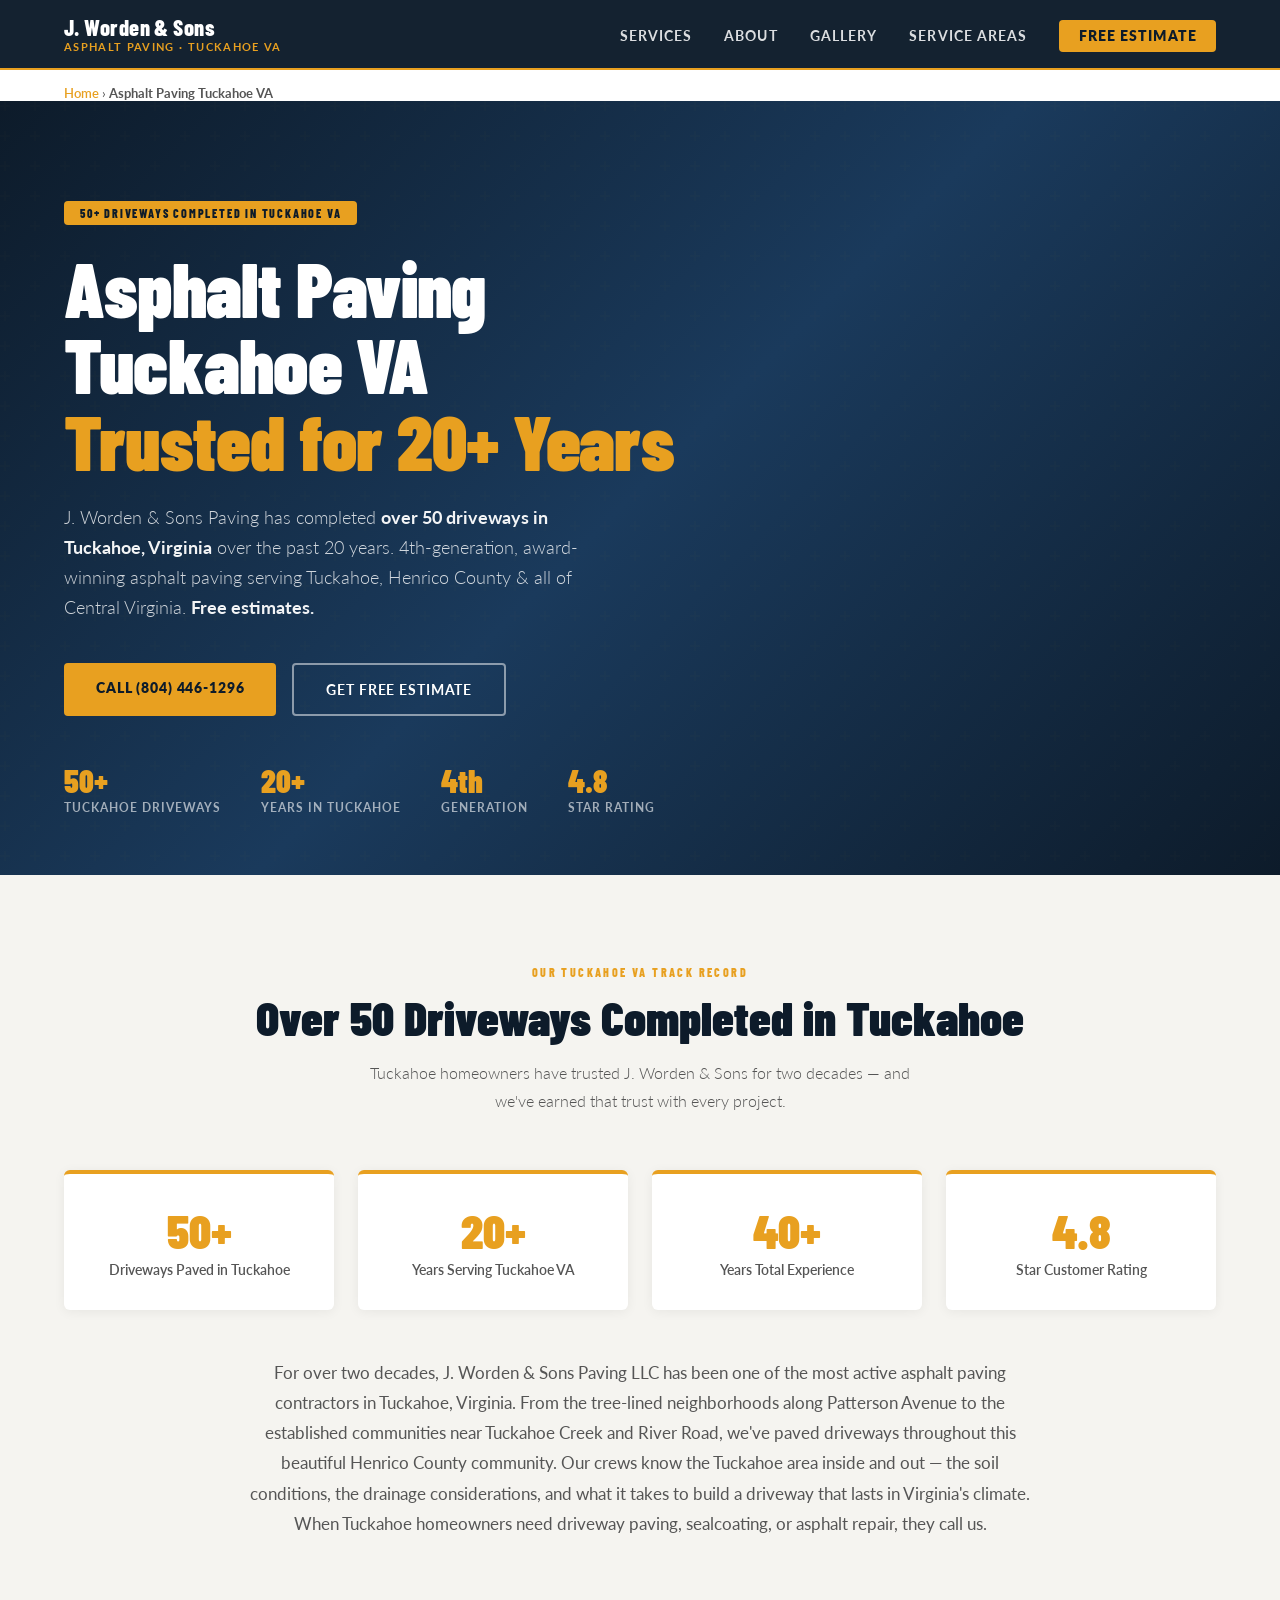
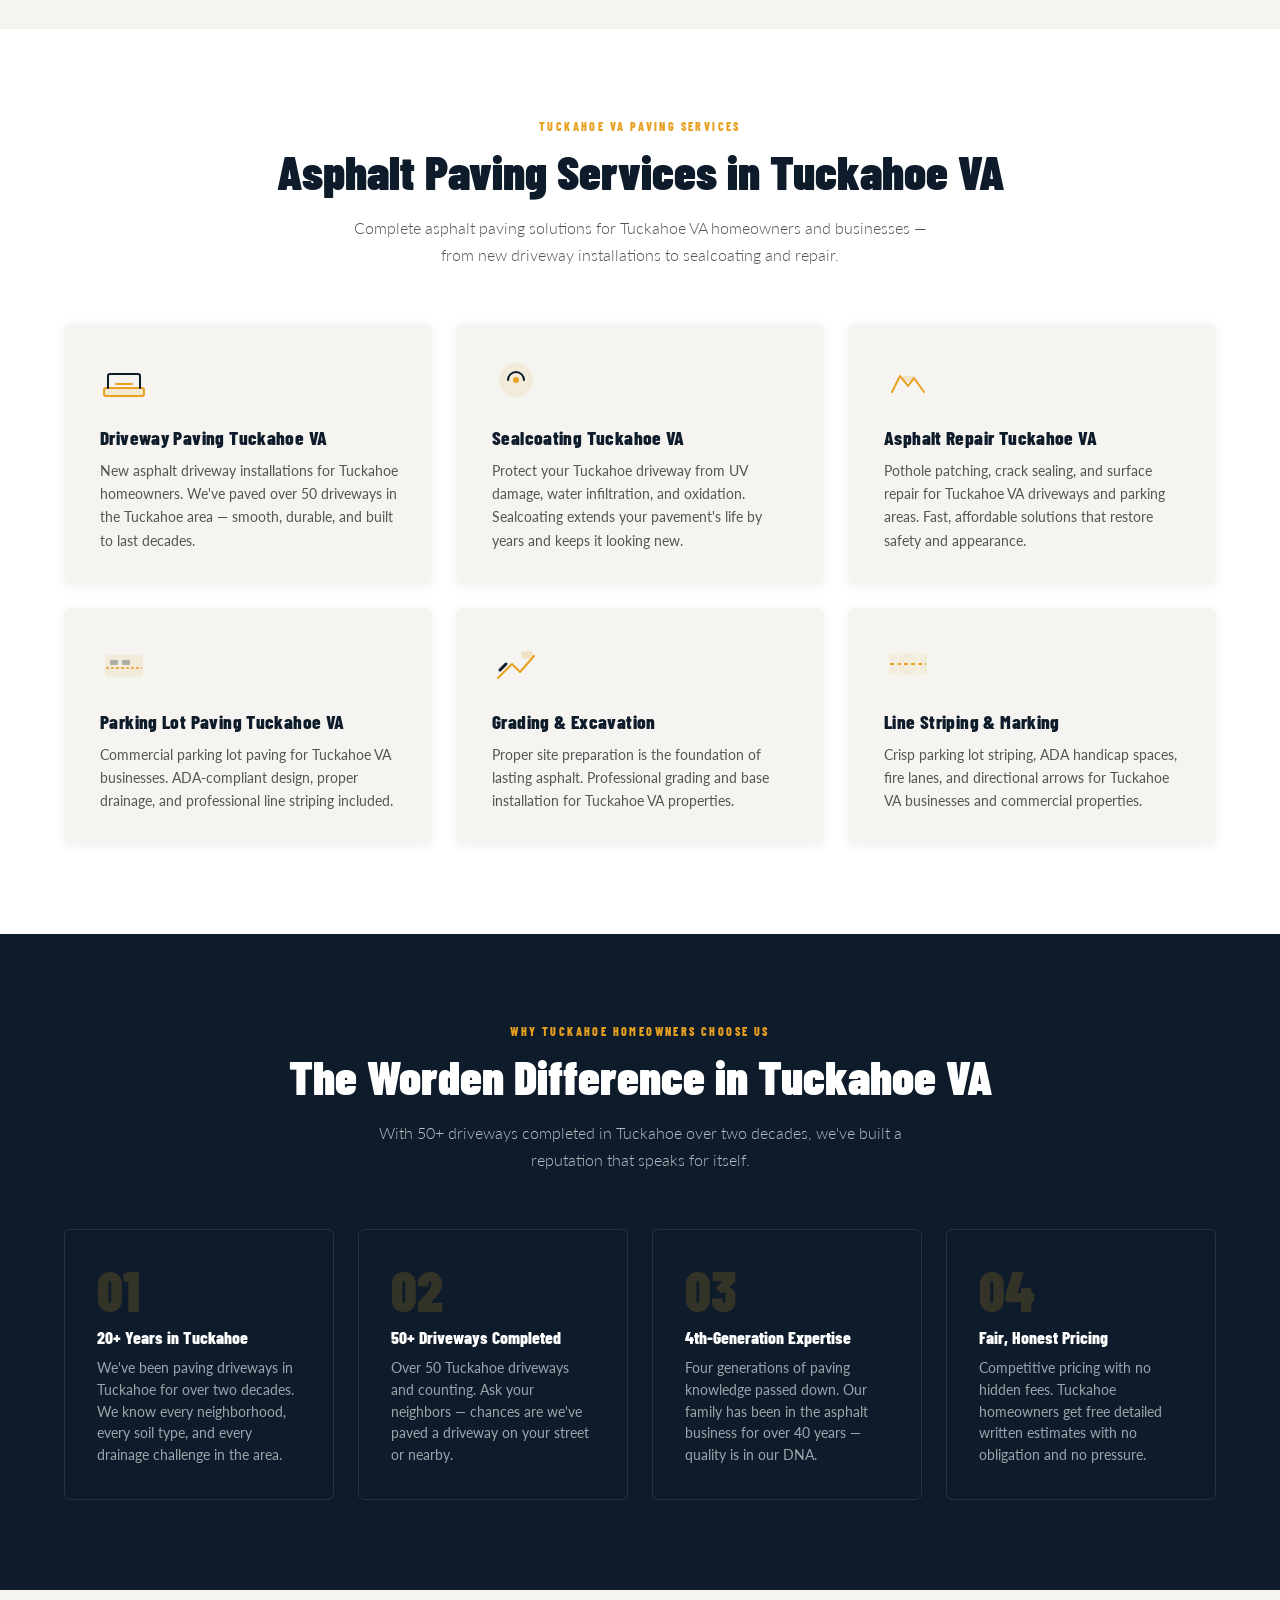
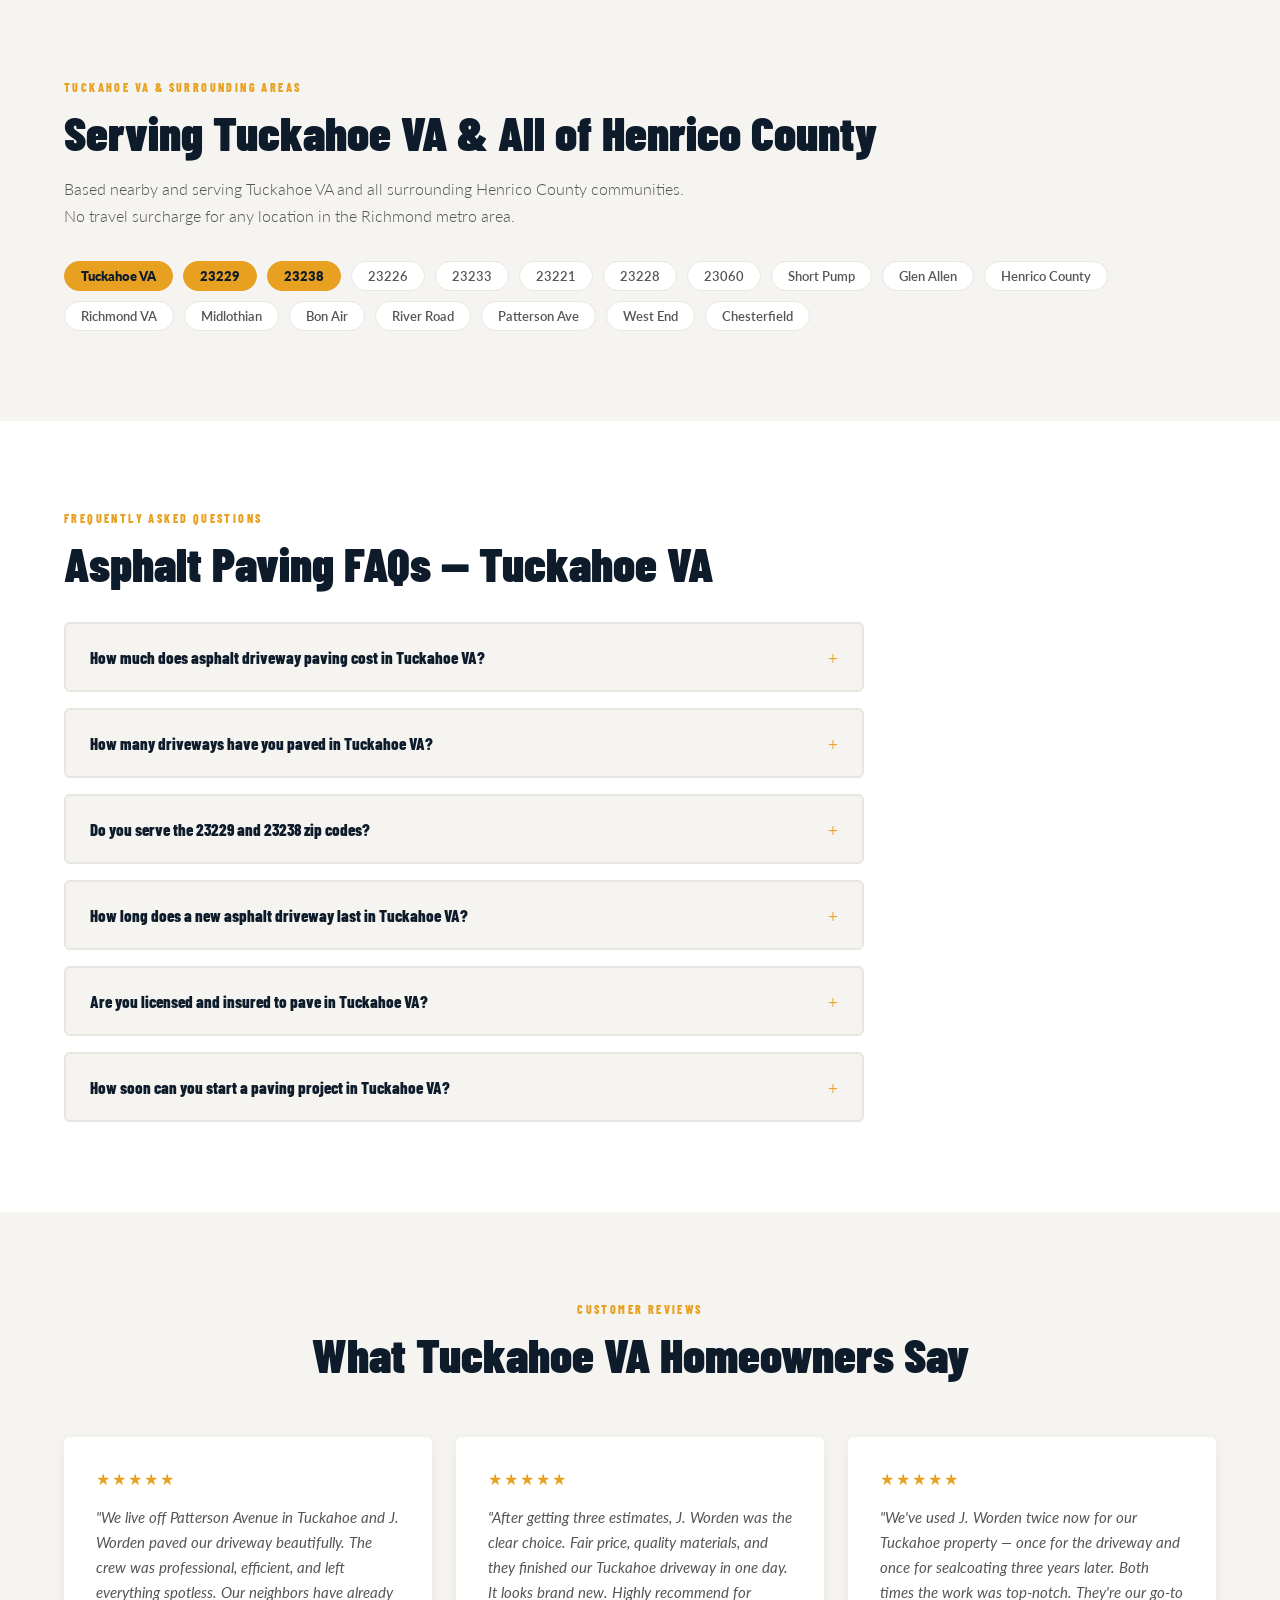
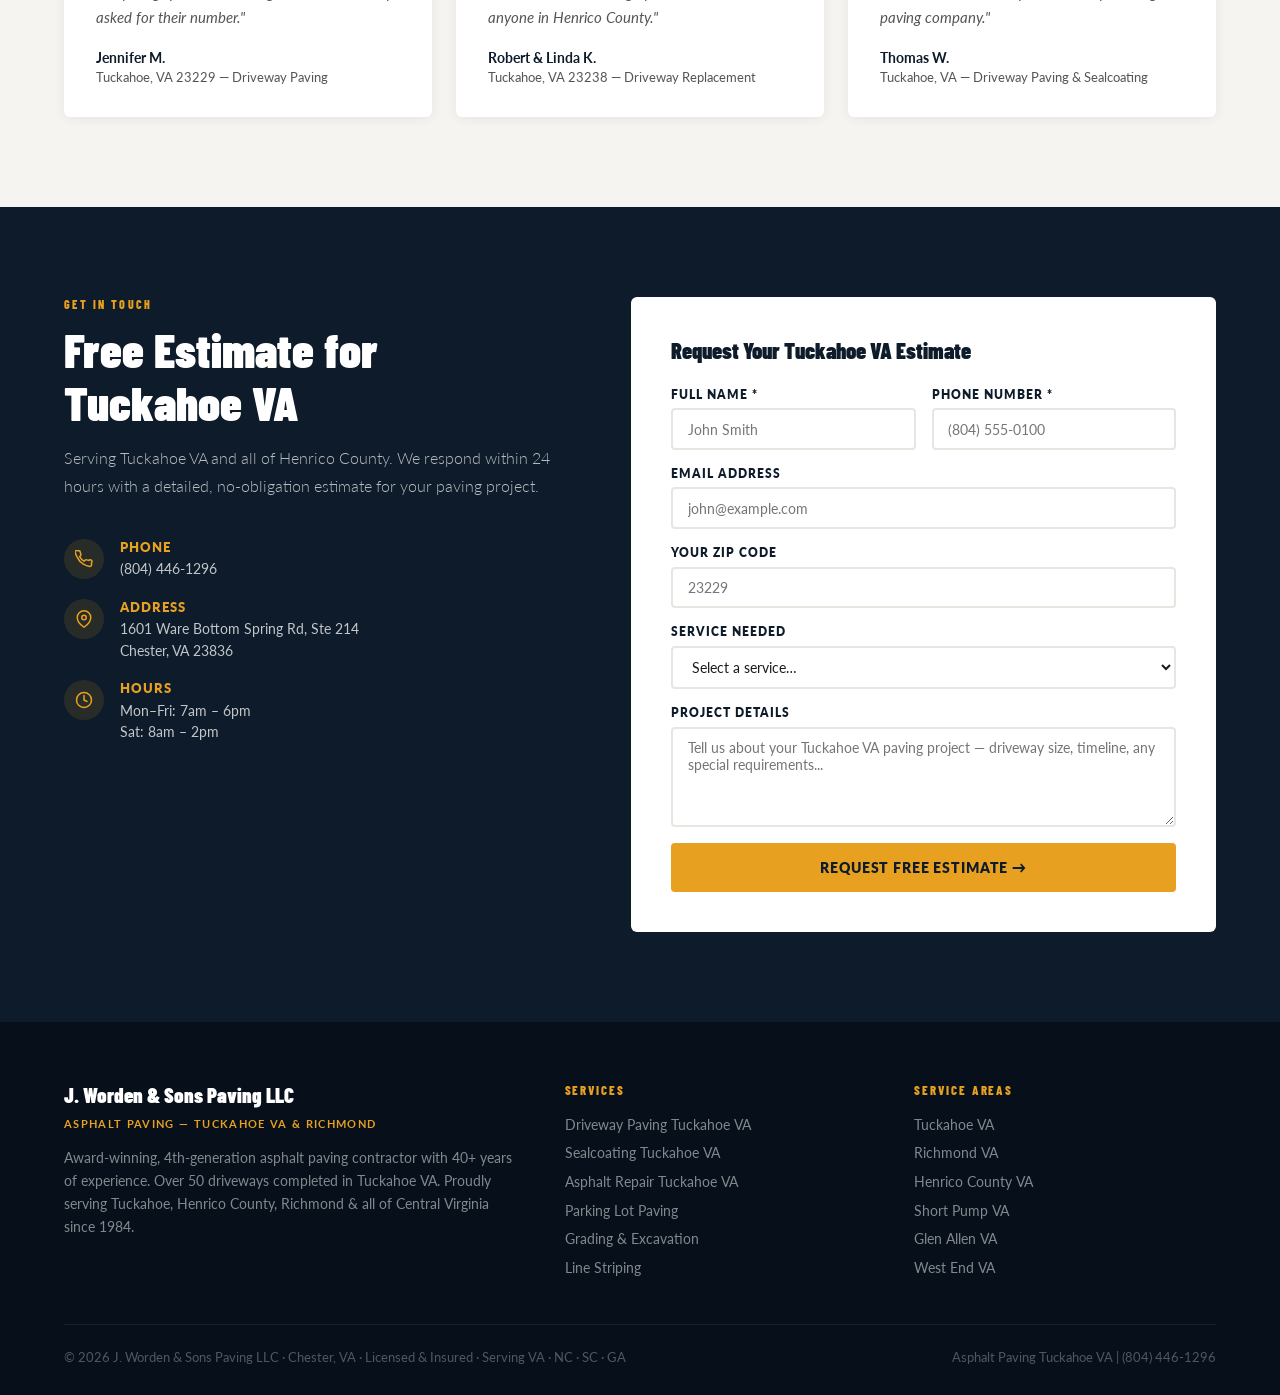
<file: public/tuckahoe-va/index.html>
<!DOCTYPE html>
<html lang="en">
<head>
  <meta charset="UTF-8" />
  <meta name="viewport" content="width=device-width, initial-scale=1.0" />

  <!-- PRIMARY SEO — Tuckahoe VA Target -->
  <title>Asphalt Paving Tuckahoe VA | 50+ Driveways Completed | J. Worden &amp; Sons Paving LLC</title>
  <meta name="description" content="Trusted asphalt paving contractor in Tuckahoe VA (Henrico County). J. Worden &amp; Sons — 50+ driveways completed in Tuckahoe over 20 years. 4th-generation, 40+ years experience. Free estimates. Call (804) 446-1296." />
  <meta name="keywords" content="asphalt paving Tuckahoe VA, paving contractor Tuckahoe Virginia, driveway paving Tuckahoe VA, sealcoating Tuckahoe VA, parking lot paving Tuckahoe, asphalt repair Tuckahoe VA, paving near me Tuckahoe, blacktop Tuckahoe VA, driveway paving 23229, driveway paving 23238, asphalt paving Henrico County, paving contractor near Tuckahoe" />
  <meta name="robots" content="index, follow, max-snippet:-1, max-image-preview:large, max-video-preview:-1" />
  <meta name="author" content="J. Worden &amp; Sons Paving LLC" />

  <!-- GEO META — Tuckahoe VA -->
  <meta name="geo.region" content="US-VA" />
  <meta name="geo.placename" content="Tuckahoe, Virginia" />
  <meta name="geo.position" content="37.5888;-77.5636" />
  <meta name="ICBM" content="37.5888, -77.5636" />

  <link rel="canonical" href="https://jwordenasphaltpaving.com/tuckahoe-va/" />

  <!-- OPEN GRAPH -->
  <meta property="og:type" content="website" />
  <meta property="og:url" content="https://jwordenasphaltpaving.com/tuckahoe-va/" />
  <meta property="og:site_name" content="J. Worden &amp; Sons Paving LLC" />
  <meta property="og:title" content="Asphalt Paving Tuckahoe VA | 50+ Driveways | J. Worden &amp; Sons Paving LLC" />
  <meta property="og:description" content="Tuckahoe VA's trusted asphalt paving contractor. 50+ driveways completed in Tuckahoe over 20 years. 4th-generation, 40+ years experience. Free estimates." />
  <meta property="og:image" content="https://jwordenasphaltpaving.com/images/IMG_2185.JPG" />
  <meta property="og:locale" content="en_US" />

  <!-- TWITTER CARD -->
  <meta name="twitter:card" content="summary_large_image" />
  <meta name="twitter:title" content="Asphalt Paving Tuckahoe VA | 50+ Driveways | J. Worden &amp; Sons" />
  <meta name="twitter:description" content="Tuckahoe VA's trusted asphalt paving contractor. 50+ driveways in 20 years. Free estimates. (804) 446-1296." />
  <meta name="twitter:image" content="https://jwordenasphaltpaving.com/images/IMG_2185.JPG" />

  <!-- SCHEMA: LocalBusiness (Tuckahoe VA focused) -->
  <script type="application/ld+json">
  {
    "@context": "https://schema.org",
    "@type": ["LocalBusiness","HomeAndConstructionBusiness"],
    "@id": "https://jwordenasphaltpaving.com/tuckahoe-va/#business",
    "name": "J. Worden & Sons Paving LLC — Tuckahoe VA",
    "legalName": "J. Worden & Sons Paving LLC",
    "url": "https://jwordenasphaltpaving.com/tuckahoe-va/",
    "telephone": "+1-804-446-1296",
    "email": "info@jwordenasphaltpaving.com",
    "priceRange": "$$",
    "address": {
      "@type": "PostalAddress",
      "streetAddress": "1601 Ware Bottom Spring Rd, Ste 214",
      "addressLocality": "Chester",
      "addressRegion": "VA",
      "postalCode": "23836",
      "addressCountry": "US"
    },
    "geo": {
      "@type": "GeoCoordinates",
      "latitude": "37.5888",
      "longitude": "-77.5636"
    },
    "serviceArea": [
      {"@type": "Place", "name": "Tuckahoe, Virginia", "geo": {"@type": "GeoCoordinates", "latitude": "37.5888", "longitude": "-77.5636"}},
      {"@type": "Place", "name": "Henrico County, Virginia"},
      {"@type": "City", "name": "Richmond", "sameAs": "https://en.wikipedia.org/wiki/Richmond,_Virginia"}
    ],
    "openingHoursSpecification": [
      { "@type": "OpeningHoursSpecification", "dayOfWeek": ["Monday","Tuesday","Wednesday","Thursday","Friday"], "opens": "07:00", "closes": "18:00" },
      { "@type": "OpeningHoursSpecification", "dayOfWeek": "Saturday", "opens": "08:00", "closes": "14:00" }
    ],
    "areaServed": [
      {"@type": "Place", "name": "Tuckahoe, Virginia"},
      {"@type": "City", "name": "Richmond"},
      {"@type": "City", "name": "Chester"},
      {"@type": "City", "name": "Henrico"},
      {"@type": "State", "name": "Virginia"}
    ],
    "description": "Award-winning asphalt paving contractor serving Tuckahoe VA and Henrico County. Over 50 driveways completed in Tuckahoe over the past 20 years. 4th-generation family business with 40+ years of experience.",
    "foundingDate": "1984",
    "hasOfferCatalog": {
      "@type": "OfferCatalog",
      "name": "Asphalt Paving Services Tuckahoe VA",
      "itemListElement": [
        {"@type":"Offer","itemOffered":{"@type":"Service","name":"Asphalt Driveway Paving Tuckahoe VA"}},
        {"@type":"Offer","itemOffered":{"@type":"Service","name":"Sealcoating Tuckahoe VA"}},
        {"@type":"Offer","itemOffered":{"@type":"Service","name":"Asphalt Repair Tuckahoe VA"}},
        {"@type":"Offer","itemOffered":{"@type":"Service","name":"Parking Lot Paving Tuckahoe VA"}},
        {"@type":"Offer","itemOffered":{"@type":"Service","name":"Grading & Excavation Tuckahoe VA"}},
        {"@type":"Offer","itemOffered":{"@type":"Service","name":"Line Striping Tuckahoe VA"}}
      ]
    },
    "award": ["2023 Best of Houzz Service Award","2020 Best Asphalt Paving Company","2018 Top Contractor Award – Pavement & Maintenance Magazine"],
    "aggregateRating": { "@type": "AggregateRating", "ratingValue": "4.8", "reviewCount": "50", "bestRating": "5" },
    "image": [
      "https://jwordenasphaltpaving.com/images/IMG_2185.JPG",
      "https://jwordenasphaltpaving.com/images/IMG_2183.JPG",
      "https://jwordenasphaltpaving.com/images/IMG_0804.JPG"
    ],
    "sameAs": ["https://www.houzz.com/professionals/general-contractors/j-worden-sons-paving-pfvwus-pf~1814537316"],
    "keywords": "asphalt paving Tuckahoe VA, driveway paving Tuckahoe Virginia, sealcoating Tuckahoe, parking lot paving Tuckahoe VA, paving contractor Henrico County"
  }
  </script>

  <!-- SCHEMA: FAQPage (Tuckahoe VA keywords) -->
  <script type="application/ld+json">
  {
    "@context": "https://schema.org",
    "@type": "FAQPage",
    "mainEntity": [
      {
        "@type": "Question",
        "name": "How much does asphalt paving cost in Tuckahoe VA?",
        "acceptedAnswer": {"@type": "Answer", "text": "Asphalt paving in Tuckahoe VA typically costs $3–$7 per square foot for residential driveways and $2–$5 for commercial parking lots, depending on thickness, grading, and prep work. J. Worden & Sons offers free, no-obligation estimates for Tuckahoe residents — call (804) 446-1296."}
      },
      {
        "@type": "Question",
        "name": "Who is the best asphalt paving contractor in Tuckahoe VA?",
        "acceptedAnswer": {"@type": "Answer", "text": "J. Worden & Sons Paving LLC has completed over 50 driveways in the Tuckahoe VA area over the past 20 years. As a 4th-generation, award-winning family business with 40+ years of experience, we're the most trusted paving contractor serving Tuckahoe and Henrico County."}
      },
      {
        "@type": "Question",
        "name": "Do you serve Tuckahoe Virginia and Henrico County?",
        "acceptedAnswer": {"@type": "Answer", "text": "Yes! Tuckahoe is one of our most active service areas. We've completed over 50 driveways in Tuckahoe over the past 20 years. We serve all of Henrico County, Richmond, and Central Virginia with no travel surcharge."}
      },
      {
        "@type": "Question",
        "name": "How long does a new asphalt driveway last in Tuckahoe VA?",
        "acceptedAnswer": {"@type": "Answer", "text": "A properly installed asphalt driveway in Tuckahoe VA lasts 20–30 years with sealcoating every 3–5 years. Our 40+ years of experience in Henrico County means we know how to build driveways that withstand Virginia's climate and freeze-thaw cycles."}
      },
      {
        "@type": "Question",
        "name": "What zip codes do you serve near Tuckahoe VA?",
        "acceptedAnswer": {"@type": "Answer", "text": "We serve all zip codes in and around Tuckahoe VA, including 23229, 23238, 23226, 23233, and all of Henrico County. No travel surcharge for any location in the Richmond metro area."}
      }
    ]
  }
  </script>

  <!-- SCHEMA: BreadcrumbList -->
  <script type="application/ld+json">
  {
    "@context": "https://schema.org",
    "@type": "BreadcrumbList",
    "itemListElement": [
      {"@type": "ListItem", "position": 1, "name": "Home", "item": "https://jwordenasphaltpaving.com/"},
      {"@type": "ListItem", "position": 2, "name": "Asphalt Paving Tuckahoe VA", "item": "https://jwordenasphaltpaving.com/tuckahoe-va/"}
    ]
  }
  </script>

  <link rel="preconnect" href="https://fonts.googleapis.com" />
  <link rel="preconnect" href="https://fonts.gstatic.com" crossorigin />
  <link href="https://fonts.googleapis.com/css2?family=Barlow+Condensed:wght@400;600;700;800;900&family=Lato:wght@300;400;700&display=swap" rel="stylesheet" />

  <style>
    *, *::before, *::after { box-sizing: border-box; margin: 0; padding: 0; }

    :root {
      --navy: #0d1b2a;
      --navy-mid: #1a2e45;
      --gold: #e8a020;
      --gold-dark: #c4851a;
      --white: #ffffff;
      --off-white: #f5f4f0;
      --light-gray: #e8e6e0;
      --text: #1a1a1a;
      --text-light: #555;
      --radius: 4px;
      --shadow: 0 4px 24px rgba(0,0,0,0.12);
    }

    html { scroll-behavior: smooth; }
    body { font-family: 'Lato', sans-serif; color: var(--text); background: var(--white); overflow-x: hidden; }

    /* NAV */
    nav {
      position: fixed; top: 0; left: 0; right: 0; z-index: 1000;
      background: rgba(13,27,42,0.97); backdrop-filter: blur(8px);
      border-bottom: 2px solid var(--gold);
      padding: 0 5%; display: flex; align-items: center; justify-content: space-between; height: 70px;
    }
    .nav-brand { display: flex; flex-direction: column; line-height: 1; text-decoration: none; }
    .nav-brand strong { font-family: 'Barlow Condensed', sans-serif; font-weight: 800; font-size: 1.4rem; color: var(--white); letter-spacing: 0.02em; }
    .nav-brand span { font-size: 0.7rem; color: var(--gold); font-weight: 700; letter-spacing: 0.12em; text-transform: uppercase; margin-top: 2px; }
    .nav-links { display: flex; align-items: center; gap: 2rem; list-style: none; }
    .nav-links a { color: rgba(255,255,255,0.85); text-decoration: none; font-size: 0.85rem; font-weight: 700; letter-spacing: 0.08em; text-transform: uppercase; transition: color .2s; }
    .nav-links a:hover { color: var(--gold); }
    .nav-cta { background: var(--gold); color: var(--navy) !important; padding: 0.5rem 1.2rem !important; border-radius: var(--radius); font-weight: 800 !important; transition: background .2s !important; }
    .nav-cta:hover { background: var(--gold-dark) !important; }
    .hamburger { display: none; flex-direction: column; gap: 5px; cursor: pointer; background: none; border: none; padding: 4px; }
    .hamburger span { display: block; width: 24px; height: 2px; background: var(--white); border-radius: 2px; }
    .mobile-menu { display: none; position: fixed; top: 70px; left: 0; right: 0; background: var(--navy); z-index: 999; padding: 1.5rem 5%; border-bottom: 2px solid var(--gold); }
    .mobile-menu.open { display: block; }
    .mobile-menu ul { list-style: none; display: flex; flex-direction: column; gap: 1.2rem; }
    .mobile-menu a { color: rgba(255,255,255,0.9); text-decoration: none; font-size: 1rem; font-weight: 700; letter-spacing: 0.06em; text-transform: uppercase; }
    .mobile-cta { display: inline-block; margin-top: 1rem; background: var(--gold); color: var(--navy) !important; padding: 0.7rem 1.5rem; border-radius: var(--radius); font-weight: 800 !important; }

    /* BREADCRUMB */
    .breadcrumb { padding: 85px 5% 0; font-size: 0.82rem; color: var(--text-light); }
    .breadcrumb a { color: var(--gold); text-decoration: none; font-weight: 600; }
    .breadcrumb a:hover { text-decoration: underline; }

    /* HERO */
    #hero {
      min-height: 85vh; background: linear-gradient(135deg, #0d1b2a 0%, #1a3a5c 50%, #0d1b2a 100%);
      display: flex; align-items: center; position: relative; overflow: hidden; padding: 100px 5% 60px;
    }
    #hero::before {
      content: ''; position: absolute; inset: 0;
      background: url("data:image/svg+xml,%3Csvg width='60' height='60' viewBox='0 0 60 60' xmlns='http://www.w3.org/2000/svg'%3E%3Cg fill='none' fill-rule='evenodd'%3E%3Cg fill='%23e8a020' fill-opacity='0.04'%3E%3Cpath d='M36 34v-4h-2v4h-4v2h4v4h2v-4h4v-2h-4zm0-30V0h-2v4h-4v2h4v4h2V6h4V4h-4zM6 34v-4H4v4H0v2h4v4h2v-4h4v-2H6zM6 4V0H4v4H0v2h4v4h2V6h4V4H6z'/%3E%3C/g%3E%3C/g%3E%3C/svg%3E");
      opacity: 0.4;
    }
    .hero-content { position: relative; z-index: 1; max-width: 700px; }
    .hero-badge { display: inline-block; background: var(--gold); color: var(--navy); font-family: 'Barlow Condensed', sans-serif; font-weight: 800; font-size: 0.75rem; letter-spacing: 0.15em; text-transform: uppercase; padding: 0.3rem 1rem; border-radius: var(--radius); margin-bottom: 1.5rem; }
    .hero-content h1 { font-family: 'Barlow Condensed', sans-serif; font-weight: 900; font-size: clamp(2.8rem, 6vw, 5rem); color: var(--white); line-height: 1.0; letter-spacing: -0.01em; margin-bottom: 1.5rem; }
    .hero-content h1 em { color: var(--gold); font-style: normal; display: block; }
    .hero-content p { font-size: 1.1rem; color: rgba(255,255,255,0.8); line-height: 1.7; margin-bottom: 2.5rem; max-width: 560px; font-weight: 300; }
    .hero-btns { display: flex; flex-wrap: wrap; gap: 1rem; margin-bottom: 3rem; }
    .btn-primary { background: var(--gold); color: var(--navy); padding: 1rem 2rem; border-radius: var(--radius); font-weight: 800; font-size: 0.9rem; letter-spacing: 0.06em; text-transform: uppercase; text-decoration: none; transition: all .2s; display: inline-block; }
    .btn-primary:hover { background: var(--gold-dark); transform: translateY(-2px); box-shadow: 0 8px 24px rgba(232,160,32,0.4); }
    .btn-outline { border: 2px solid rgba(255,255,255,0.5); color: var(--white); padding: 1rem 2rem; border-radius: var(--radius); font-weight: 700; font-size: 0.9rem; letter-spacing: 0.06em; text-transform: uppercase; text-decoration: none; transition: all .2s; display: inline-block; }
    .btn-outline:hover { border-color: var(--white); background: rgba(255,255,255,0.08); }
    .hero-stats { display: flex; gap: 2.5rem; flex-wrap: wrap; }
    .hero-stat strong { display: block; font-family: 'Barlow Condensed', sans-serif; font-size: 2rem; font-weight: 900; color: var(--gold); line-height: 1; }
    .hero-stat span { font-size: 0.78rem; color: rgba(255,255,255,0.6); font-weight: 700; letter-spacing: 0.08em; text-transform: uppercase; }

    /* SECTIONS */
    section { padding: 90px 5%; }
    .section-label { font-family: 'Barlow Condensed', sans-serif; font-size: 0.75rem; font-weight: 800; letter-spacing: 0.2em; text-transform: uppercase; color: var(--gold); margin-bottom: 0.75rem; }
    .section-title { font-family: 'Barlow Condensed', sans-serif; font-weight: 900; font-size: clamp(2rem, 4vw, 3rem); line-height: 1.1; color: var(--navy); margin-bottom: 1rem; }
    .section-title.light { color: var(--white); }
    .section-subtitle { font-size: 1rem; color: var(--text-light); line-height: 1.7; max-width: 580px; font-weight: 300; }
    .section-subtitle.light { color: rgba(255,255,255,0.7); }

    /* TRACK RECORD */
    #track-record { background: var(--off-white); }
    .track-header { text-align: center; margin-bottom: 3.5rem; }
    .track-header .section-subtitle { margin: 0 auto; }
    .track-stats { display: grid; grid-template-columns: repeat(auto-fit, minmax(200px, 1fr)); gap: 1.5rem; margin-bottom: 3rem; }
    .track-stat { background: var(--white); border-radius: 6px; padding: 2rem; text-align: center; box-shadow: 0 2px 12px rgba(0,0,0,0.06); border-top: 4px solid var(--gold); }
    .track-stat strong { display: block; font-family: 'Barlow Condensed', sans-serif; font-size: 3rem; font-weight: 900; color: var(--gold); line-height: 1; margin-bottom: 0.3rem; }
    .track-stat span { font-size: 0.85rem; color: var(--text-light); font-weight: 600; }
    .track-text { max-width: 800px; margin: 0 auto; text-align: center; font-size: 1.05rem; color: var(--text-light); line-height: 1.8; }

    /* SERVICES */
    #services { background: var(--white); }
    .services-header { text-align: center; margin-bottom: 3.5rem; }
    .services-header .section-subtitle { margin: 0 auto; }
    .services-grid { display: grid; grid-template-columns: repeat(auto-fit, minmax(280px, 1fr)); gap: 1.5rem; }
    .service-card { background: var(--off-white); border-radius: 6px; padding: 2rem; border-left: 4px solid transparent; box-shadow: 0 2px 12px rgba(0,0,0,0.06); transition: all .25s; }
    .service-card:hover { transform: translateY(-4px); box-shadow: var(--shadow); border-left-color: var(--gold); }
    .service-icon { width: 48px; height: 48px; margin-bottom: 1.2rem; }
    .service-card h3 { font-family: 'Barlow Condensed', sans-serif; font-weight: 800; font-size: 1.2rem; color: var(--navy); margin-bottom: 0.6rem; letter-spacing: 0.02em; }
    .service-card p { font-size: 0.88rem; color: var(--text-light); line-height: 1.65; }

    /* WHY US */
    #why-us { background: var(--navy); }
    .why-header { text-align: center; margin-bottom: 3.5rem; }
    .why-header .section-subtitle { margin: 0 auto; }
    .why-grid { display: grid; grid-template-columns: repeat(auto-fit, minmax(220px, 1fr)); gap: 1.5rem; }
    .why-card { padding: 2rem; border: 1px solid rgba(255,255,255,0.1); border-radius: 6px; transition: border-color .2s; }
    .why-card:hover { border-color: var(--gold); }
    .why-number { font-family: 'Barlow Condensed', sans-serif; font-weight: 900; font-size: 3.5rem; color: rgba(232,160,32,0.18); line-height: 1; margin-bottom: 0.5rem; }
    .why-card h3 { font-family: 'Barlow Condensed', sans-serif; font-weight: 800; font-size: 1.1rem; color: var(--white); margin-bottom: 0.6rem; }
    .why-card p { font-size: 0.85rem; color: rgba(255,255,255,0.6); line-height: 1.6; }

    /* SERVICE AREAS */
    #areas { background: var(--off-white); }
    .areas-lead { color: var(--text-light); font-size: 1rem; line-height: 1.7; font-weight: 300; max-width: 640px; margin-bottom: 2rem; }
    .zip-grid { display: flex; flex-wrap: wrap; gap: 10px; margin-top: 8px; }
    .zip-pill { background: var(--white); border: 1px solid var(--light-gray); border-radius: 20px; padding: 6px 16px; font-size: 0.82rem; color: var(--text-light); font-weight: 600; }
    .zip-pill.primary { background: var(--gold); color: var(--navy); border-color: var(--gold); font-weight: 800; }

    /* FAQ */
    #faq { background: var(--white); }
    .faq-list { max-width: 800px; display: flex; flex-direction: column; gap: 16px; margin-top: 2rem; }
    details { background: var(--off-white); border-radius: 6px; border: 2px solid var(--light-gray); padding: 20px 24px; transition: border-color .2s; }
    details[open] { border-color: var(--gold); }
    summary { font-family: 'Barlow Condensed', sans-serif; font-weight: 800; font-size: 1.05rem; cursor: pointer; color: var(--navy); list-style: none; display: flex; justify-content: space-between; align-items: center; }
    summary::after { content: '+'; font-size: 1.4rem; color: var(--gold); font-weight: 300; }
    details[open] summary::after { content: '\2212'; }
    details p { margin-top: 12px; color: var(--text-light); font-size: 0.92rem; line-height: 1.7; }

    /* TESTIMONIALS */
    #testimonials { background: var(--off-white); }
    .testimonials-header { text-align: center; margin-bottom: 3.5rem; }
    .testimonials-grid { display: grid; grid-template-columns: repeat(auto-fit, minmax(280px, 1fr)); gap: 1.5rem; }
    .testimonial-card { background: var(--white); border-radius: 6px; padding: 2rem; box-shadow: 0 2px 12px rgba(0,0,0,0.06); }
    .stars { color: var(--gold); font-size: 1rem; letter-spacing: 2px; margin-bottom: 1rem; }
    .testimonial-card blockquote { font-size: 0.92rem; color: var(--text-light); line-height: 1.7; font-style: italic; margin-bottom: 1.2rem; }
    .testimonial-author strong { font-weight: 700; font-size: 0.9rem; color: var(--navy); display: block; }
    .testimonial-author span { font-size: 0.8rem; color: var(--text-light); }

    /* CONTACT */
    #contact { background: var(--navy); }
    .contact-grid { display: grid; grid-template-columns: 1fr 1.2fr; gap: 5rem; align-items: start; }
    .contact-info .section-title { margin-bottom: 1rem; }
    .contact-info .section-subtitle { margin-bottom: 2.5rem; }
    .contact-details { display: flex; flex-direction: column; gap: 1.2rem; margin-bottom: 2.5rem; }
    .contact-detail { display: flex; align-items: flex-start; gap: 1rem; }
    .contact-detail-icon { flex-shrink: 0; width: 40px; height: 40px; background: rgba(232,160,32,0.12); border-radius: 50%; display: flex; align-items: center; justify-content: center; }
    .contact-detail-icon svg { width: 18px; height: 18px; }
    .contact-detail strong { display: block; font-size: 0.8rem; font-weight: 800; letter-spacing: 0.08em; text-transform: uppercase; color: var(--gold); margin-bottom: 0.2rem; }
    .contact-detail p, .contact-detail a { font-size: 0.9rem; color: rgba(255,255,255,0.75); line-height: 1.5; text-decoration: none; }
    .contact-detail a:hover { color: var(--gold); }
    .contact-form-wrap { background: var(--white); border-radius: 6px; padding: 2.5rem; }
    .contact-form-wrap h3 { font-family: 'Barlow Condensed', sans-serif; font-weight: 900; font-size: 1.4rem; color: var(--navy); margin-bottom: 1.5rem; }
    .form-row { display: grid; grid-template-columns: 1fr 1fr; gap: 1rem; }
    .form-group { display: flex; flex-direction: column; gap: 0.4rem; margin-bottom: 1rem; }
    .form-group label { font-size: 0.78rem; font-weight: 800; letter-spacing: 0.08em; text-transform: uppercase; color: var(--navy); }
    .form-group input, .form-group select, .form-group textarea { border: 2px solid var(--light-gray); border-radius: var(--radius); padding: 0.65rem 0.9rem; font-family: 'Lato', sans-serif; font-size: 0.9rem; color: var(--text); background: var(--white); transition: border-color .2s; width: 100%; }
    .form-group input:focus, .form-group select:focus, .form-group textarea:focus { outline: none; border-color: var(--gold); }
    .form-group textarea { resize: vertical; min-height: 100px; }
    .form-submit { background: var(--gold); color: var(--navy); border: none; padding: 1rem 2rem; border-radius: var(--radius); font-family: 'Lato', sans-serif; font-size: 0.9rem; font-weight: 800; letter-spacing: 0.06em; text-transform: uppercase; cursor: pointer; transition: all .2s; width: 100%; }
    .form-submit:hover { background: var(--gold-dark); transform: translateY(-1px); }
    .form-honeypot { display: none; }
    .form-success { display: none; background: #e8f5e9; color: #1b5e20; border-radius: var(--radius); padding: 1rem; font-size: 0.9rem; font-weight: 700; text-align: center; margin-top: 1rem; }

    /* FOOTER */
    footer { background: #060f1a; padding: 60px 5% 30px; }
    .footer-grid { display: grid; grid-template-columns: 1.5fr 1fr 1fr; gap: 3rem; margin-bottom: 3rem; }
    .footer-brand strong { font-family: 'Barlow Condensed', sans-serif; font-weight: 900; font-size: 1.3rem; color: var(--white); display: block; margin-bottom: 0.3rem; }
    .footer-brand span { font-size: 0.7rem; color: var(--gold); letter-spacing: 0.12em; text-transform: uppercase; font-weight: 700; }
    .footer-brand p { font-size: 0.85rem; color: rgba(255,255,255,0.5); line-height: 1.7; margin-top: 1rem; }
    .footer-col h4 { font-family: 'Barlow Condensed', sans-serif; font-weight: 800; font-size: 0.8rem; letter-spacing: 0.15em; text-transform: uppercase; color: var(--gold); margin-bottom: 1rem; }
    .footer-col ul { list-style: none; display: flex; flex-direction: column; gap: 0.6rem; }
    .footer-col a { font-size: 0.85rem; color: rgba(255,255,255,0.5); text-decoration: none; transition: color .2s; }
    .footer-col a:hover { color: var(--gold); }
    .footer-bottom { border-top: 1px solid rgba(255,255,255,0.07); padding-top: 1.5rem; display: flex; justify-content: space-between; align-items: center; flex-wrap: wrap; gap: 1rem; }
    .footer-bottom p { font-size: 0.8rem; color: rgba(255,255,255,0.3); }

    /* RESPONSIVE */
    @media (max-width: 992px) {
      .contact-grid { grid-template-columns: 1fr; gap: 3rem; }
      .footer-grid { grid-template-columns: 1fr 1fr; }
    }
    @media (max-width: 768px) {
      .nav-links { display: none; }
      .hamburger { display: flex; }
      section { padding: 70px 4%; }
      .footer-grid { grid-template-columns: 1fr; gap: 2rem; }
      .form-row { grid-template-columns: 1fr; }
      .contact-form-wrap { padding: 1.5rem; }
    }
    @media (max-width: 480px) {
      .hero-stats { gap: 1.5rem; }
      .track-stats { grid-template-columns: 1fr 1fr; }
    }
  </style>
</head>
<body>

<!-- NAV -->
<nav role="navigation" aria-label="Main navigation">
  <a class="nav-brand" href="/">
    <strong>J. Worden &amp; Sons</strong>
    <span>Asphalt Paving &middot; Tuckahoe VA</span>
  </a>
  <ul class="nav-links" role="list">
    <li><a href="/#services">Services</a></li>
    <li><a href="/#about">About</a></li>
    <li><a href="/#gallery">Gallery</a></li>
    <li><a href="/#areas">Service Areas</a></li>
    <li><a href="#contact" class="nav-cta">Free Estimate</a></li>
  </ul>
  <button class="hamburger" aria-label="Toggle menu" onclick="toggleMenu()">
    <span></span><span></span><span></span>
  </button>
</nav>
<div class="mobile-menu" id="mobileMenu" role="navigation">
  <ul>
    <li><a href="/#services" onclick="closeMenu()">Services</a></li>
    <li><a href="/#about" onclick="closeMenu()">About</a></li>
    <li><a href="/#gallery" onclick="closeMenu()">Gallery</a></li>
    <li><a href="/#areas" onclick="closeMenu()">Service Areas</a></li>
    <li><a href="#contact" class="mobile-cta" onclick="closeMenu()">Free Estimate</a></li>
  </ul>
</div>

<!-- BREADCRUMB -->
<div class="breadcrumb">
  <a href="/">Home</a> &rsaquo; <strong>Asphalt Paving Tuckahoe VA</strong>
</div>

<!-- HERO -->
<section id="hero" aria-label="Tuckahoe VA Asphalt Paving Hero">
  <div class="hero-content">
    <div class="hero-badge">50+ Driveways Completed in Tuckahoe VA</div>
    <h1>Asphalt Paving<br>Tuckahoe VA <em>Trusted for 20+ Years</em></h1>
    <p>J. Worden &amp; Sons Paving has completed <strong style="color:rgba(255,255,255,0.95)">over 50 driveways in Tuckahoe, Virginia</strong> over the past 20 years. 4th-generation, award-winning asphalt paving serving Tuckahoe, Henrico County &amp; all of Central Virginia. <strong style="color:rgba(255,255,255,0.95)">Free estimates.</strong></p>
    <div class="hero-btns">
      <a href="tel:+18044461296" class="btn-primary">Call (804) 446-1296</a>
      <a href="#contact" class="btn-outline">Get Free Estimate</a>
    </div>
    <div class="hero-stats">
      <div class="hero-stat"><strong>50+</strong><span>Tuckahoe Driveways</span></div>
      <div class="hero-stat"><strong>20+</strong><span>Years in Tuckahoe</span></div>
      <div class="hero-stat"><strong>4th</strong><span>Generation</span></div>
      <div class="hero-stat"><strong>4.8</strong><span>Star Rating</span></div>
    </div>
  </div>
</section>

<!-- TRACK RECORD IN TUCKAHOE -->
<section id="track-record" aria-labelledby="track-heading">
  <div class="track-header">
    <p class="section-label">Our Tuckahoe VA Track Record</p>
    <h2 class="section-title" id="track-heading">Over 50 Driveways Completed in Tuckahoe</h2>
    <p class="section-subtitle">Tuckahoe homeowners have trusted J. Worden &amp; Sons for two decades — and we've earned that trust with every project.</p>
  </div>
  <div class="track-stats">
    <div class="track-stat"><strong>50+</strong><span>Driveways Paved in Tuckahoe</span></div>
    <div class="track-stat"><strong>20+</strong><span>Years Serving Tuckahoe VA</span></div>
    <div class="track-stat"><strong>40+</strong><span>Years Total Experience</span></div>
    <div class="track-stat"><strong>4.8</strong><span>Star Customer Rating</span></div>
  </div>
  <p class="track-text">For over two decades, J. Worden &amp; Sons Paving LLC has been one of the most active asphalt paving contractors in Tuckahoe, Virginia. From the tree-lined neighborhoods along Patterson Avenue to the established communities near Tuckahoe Creek and River Road, we've paved driveways throughout this beautiful Henrico County community. Our crews know the Tuckahoe area inside and out — the soil conditions, the drainage considerations, and what it takes to build a driveway that lasts in Virginia's climate. When Tuckahoe homeowners need driveway paving, sealcoating, or asphalt repair, they call us.</p>
</section>

<!-- SERVICES -->
<section id="services" aria-labelledby="services-heading">
  <div class="services-header">
    <p class="section-label">Tuckahoe VA Paving Services</p>
    <h2 class="section-title" id="services-heading">Asphalt Paving Services in Tuckahoe VA</h2>
    <p class="section-subtitle">Complete asphalt paving solutions for Tuckahoe VA homeowners and businesses — from new driveway installations to sealcoating and repair.</p>
  </div>
  <div class="services-grid">
    <article class="service-card">
      <svg class="service-icon" viewBox="0 0 48 48" fill="none" aria-hidden="true">
        <rect x="4" y="32" width="40" height="8" rx="2" fill="#e8a020" opacity=".15"/>
        <rect x="4" y="32" width="40" height="8" rx="2" stroke="#e8a020" stroke-width="2"/>
        <path d="M8 32V20a2 2 0 012-2h28a2 2 0 012 2v12" stroke="#0d1b2a" stroke-width="2" stroke-linecap="round"/>
        <path d="M16 28h16" stroke="#e8a020" stroke-width="2" stroke-linecap="round"/>
      </svg>
      <h3>Driveway Paving Tuckahoe VA</h3>
      <p>New asphalt driveway installations for Tuckahoe homeowners. We've paved over 50 driveways in the Tuckahoe area — smooth, durable, and built to last decades.</p>
    </article>
    <article class="service-card">
      <svg class="service-icon" viewBox="0 0 48 48" fill="none" aria-hidden="true">
        <circle cx="24" cy="24" r="16" fill="#e8a020" opacity=".1" stroke="#e8a020" stroke-width="2"/>
        <path d="M16 24c0-4.4 3.6-8 8-8s8 3.6 8 8" stroke="#0d1b2a" stroke-width="2" stroke-linecap="round"/>
        <circle cx="24" cy="24" r="3" fill="#e8a020"/>
      </svg>
      <h3>Sealcoating Tuckahoe VA</h3>
      <p>Protect your Tuckahoe driveway from UV damage, water infiltration, and oxidation. Sealcoating extends your pavement's life by years and keeps it looking new.</p>
    </article>
    <article class="service-card">
      <svg class="service-icon" viewBox="0 0 48 48" fill="none" aria-hidden="true">
        <path d="M8 36l8-16 8 10 6-8 10 14" stroke="#e8a020" stroke-width="2" stroke-linecap="round" stroke-linejoin="round"/>
        <rect x="18" y="20" width="12" height="6" rx="1" fill="#e8a020" opacity=".2"/>
      </svg>
      <h3>Asphalt Repair Tuckahoe VA</h3>
      <p>Pothole patching, crack sealing, and surface repair for Tuckahoe VA driveways and parking areas. Fast, affordable solutions that restore safety and appearance.</p>
    </article>
    <article class="service-card">
      <svg class="service-icon" viewBox="0 0 48 48" fill="none" aria-hidden="true">
        <rect x="6" y="16" width="36" height="20" rx="2" fill="#e8a020" opacity=".1" stroke="#e8a020" stroke-width="2"/>
        <rect x="10" y="20" width="8" height="5" rx="1" fill="#0d1b2a" opacity=".3"/>
        <rect x="22" y="20" width="8" height="5" rx="1" fill="#0d1b2a" opacity=".3"/>
        <path d="M6 28h36" stroke="#e8a020" stroke-width="1.5" stroke-dasharray="3 2"/>
      </svg>
      <h3>Parking Lot Paving Tuckahoe VA</h3>
      <p>Commercial parking lot paving for Tuckahoe VA businesses. ADA-compliant design, proper drainage, and professional line striping included.</p>
    </article>
    <article class="service-card">
      <svg class="service-icon" viewBox="0 0 48 48" fill="none" aria-hidden="true">
        <path d="M6 38L20 24l8 8 14-16" stroke="#e8a020" stroke-width="2" stroke-linecap="round" stroke-linejoin="round"/>
        <path d="M8 30l6-6" stroke="#0d1b2a" stroke-width="3" stroke-linecap="round"/>
        <rect x="30" y="12" width="10" height="6" rx="2" fill="#e8a020" opacity=".2" stroke="#e8a020" stroke-width="1.5"/>
      </svg>
      <h3>Grading &amp; Excavation</h3>
      <p>Proper site preparation is the foundation of lasting asphalt. Professional grading and base installation for Tuckahoe VA properties.</p>
    </article>
    <article class="service-card">
      <svg class="service-icon" viewBox="0 0 48 48" fill="none" aria-hidden="true">
        <rect x="6" y="14" width="36" height="20" rx="2" fill="#e8a020" opacity=".08" stroke="#e8a020" stroke-width="2"/>
        <line x1="6" y1="24" x2="42" y2="24" stroke="#e8a020" stroke-width="2" stroke-dasharray="4 3"/>
        <line x1="14" y1="14" x2="14" y2="34" stroke="white" stroke-width="2" stroke-opacity=".3"/>
        <line x1="34" y1="14" x2="34" y2="34" stroke="white" stroke-width="2" stroke-opacity=".3"/>
      </svg>
      <h3>Line Striping &amp; Marking</h3>
      <p>Crisp parking lot striping, ADA handicap spaces, fire lanes, and directional arrows for Tuckahoe VA businesses and commercial properties.</p>
    </article>
  </div>
</section>

<!-- WHY US -->
<section id="why-us" aria-labelledby="whyus-heading">
  <div class="why-header">
    <p class="section-label">Why Tuckahoe Homeowners Choose Us</p>
    <h2 class="section-title light" id="whyus-heading">The Worden Difference in Tuckahoe VA</h2>
    <p class="section-subtitle light">With 50+ driveways completed in Tuckahoe over two decades, we've built a reputation that speaks for itself.</p>
  </div>
  <div class="why-grid">
    <div class="why-card"><div class="why-number">01</div><h3>20+ Years in Tuckahoe</h3><p>We've been paving driveways in Tuckahoe for over two decades. We know every neighborhood, every soil type, and every drainage challenge in the area.</p></div>
    <div class="why-card"><div class="why-number">02</div><h3>50+ Driveways Completed</h3><p>Over 50 Tuckahoe driveways and counting. Ask your neighbors — chances are we've paved a driveway on your street or nearby.</p></div>
    <div class="why-card"><div class="why-number">03</div><h3>4th-Generation Expertise</h3><p>Four generations of paving knowledge passed down. Our family has been in the asphalt business for over 40 years — quality is in our DNA.</p></div>
    <div class="why-card"><div class="why-number">04</div><h3>Fair, Honest Pricing</h3><p>Competitive pricing with no hidden fees. Tuckahoe homeowners get free detailed written estimates with no obligation and no pressure.</p></div>
  </div>
</section>

<!-- SERVICE AREAS NEAR TUCKAHOE -->
<section id="areas" aria-labelledby="areas-heading">
  <p class="section-label">Tuckahoe VA &amp; Surrounding Areas</p>
  <h2 class="section-title" id="areas-heading">Serving Tuckahoe VA &amp; All of Henrico County</h2>
  <p class="areas-lead">Based nearby and serving Tuckahoe VA and all surrounding Henrico County communities. No travel surcharge for any location in the Richmond metro area.</p>
  <div class="zip-grid">
    <span class="zip-pill primary">Tuckahoe VA</span>
    <span class="zip-pill primary">23229</span>
    <span class="zip-pill primary">23238</span>
    <span class="zip-pill">23226</span>
    <span class="zip-pill">23233</span>
    <span class="zip-pill">23221</span>
    <span class="zip-pill">23228</span>
    <span class="zip-pill">23060</span>
    <span class="zip-pill">Short Pump</span>
    <span class="zip-pill">Glen Allen</span>
    <span class="zip-pill">Henrico County</span>
    <span class="zip-pill">Richmond VA</span>
    <span class="zip-pill">Midlothian</span>
    <span class="zip-pill">Bon Air</span>
    <span class="zip-pill">River Road</span>
    <span class="zip-pill">Patterson Ave</span>
    <span class="zip-pill">West End</span>
    <span class="zip-pill">Chesterfield</span>
  </div>
</section>

<!-- FAQ -->
<section id="faq" aria-labelledby="faq-heading">
  <p class="section-label">Frequently Asked Questions</p>
  <h2 class="section-title" id="faq-heading">Asphalt Paving FAQs — Tuckahoe VA</h2>
  <div class="faq-list">
    <details>
      <summary>How much does asphalt driveway paving cost in Tuckahoe VA?</summary>
      <p>Residential driveway paving in Tuckahoe VA typically costs $3&ndash;$7 per square foot, depending on driveway size, thickness, grading, and site conditions. We provide free, no-obligation written estimates for all Tuckahoe properties. <strong>Call (804) 446-1296 for your free estimate.</strong></p>
    </details>
    <details>
      <summary>How many driveways have you paved in Tuckahoe VA?</summary>
      <p>We've completed over 50 driveway paving projects in the Tuckahoe VA area over the past 20 years. From Patterson Avenue to River Road, our work can be seen throughout the Tuckahoe community. We're proud to be one of the most trusted paving contractors in Henrico County.</p>
    </details>
    <details>
      <summary>Do you serve the 23229 and 23238 zip codes?</summary>
      <p>Yes! Both 23229 and 23238 are among our most active service areas — they cover the heart of Tuckahoe, Virginia. We serve all Henrico County zip codes plus all of Richmond and Central Virginia with no travel surcharge.</p>
    </details>
    <details>
      <summary>How long does a new asphalt driveway last in Tuckahoe VA?</summary>
      <p>A properly installed asphalt driveway in Tuckahoe VA lasts 20&ndash;30 years with sealcoating every 3&ndash;5 years. Our 40+ years of experience in Henrico County means we build driveways engineered for Virginia's climate, including the freeze-thaw cycles that are common in the Tuckahoe area.</p>
    </details>
    <details>
      <summary>Are you licensed and insured to pave in Tuckahoe VA?</summary>
      <p>Absolutely. J. Worden &amp; Sons Paving LLC is fully licensed, bonded, and insured for all paving work in Virginia. We carry complete liability insurance and workers' compensation coverage on every Tuckahoe project.</p>
    </details>
    <details>
      <summary>How soon can you start a paving project in Tuckahoe VA?</summary>
      <p>We typically schedule new Tuckahoe projects within 1&ndash;3 weeks, weather depending. Asphalt paving is best done in temperatures above 50&deg;F. Call us at (804) 446-1296 or fill out the form below for a free estimate and timeline.</p>
    </details>
  </div>
</section>

<!-- TESTIMONIALS -->
<section id="testimonials" aria-labelledby="testimonials-heading">
  <div class="testimonials-header">
    <p class="section-label">Customer Reviews</p>
    <h2 class="section-title" id="testimonials-heading">What Tuckahoe VA Homeowners Say</h2>
  </div>
  <div class="testimonials-grid">
    <div class="testimonial-card">
      <div class="stars" aria-label="5 stars">&#9733;&#9733;&#9733;&#9733;&#9733;</div>
      <blockquote>"We live off Patterson Avenue in Tuckahoe and J. Worden paved our driveway beautifully. The crew was professional, efficient, and left everything spotless. Our neighbors have already asked for their number."</blockquote>
      <div class="testimonial-author"><strong>Jennifer M.</strong><span>Tuckahoe, VA 23229 &mdash; Driveway Paving</span></div>
    </div>
    <div class="testimonial-card">
      <div class="stars" aria-label="5 stars">&#9733;&#9733;&#9733;&#9733;&#9733;</div>
      <blockquote>"After getting three estimates, J. Worden was the clear choice. Fair price, quality materials, and they finished our Tuckahoe driveway in one day. It looks brand new. Highly recommend for anyone in Henrico County."</blockquote>
      <div class="testimonial-author"><strong>Robert &amp; Linda K.</strong><span>Tuckahoe, VA 23238 &mdash; Driveway Replacement</span></div>
    </div>
    <div class="testimonial-card">
      <div class="stars" aria-label="5 stars">&#9733;&#9733;&#9733;&#9733;&#9733;</div>
      <blockquote>"We've used J. Worden twice now for our Tuckahoe property — once for the driveway and once for sealcoating three years later. Both times the work was top-notch. They're our go-to paving company."</blockquote>
      <div class="testimonial-author"><strong>Thomas W.</strong><span>Tuckahoe, VA &mdash; Driveway Paving &amp; Sealcoating</span></div>
    </div>
  </div>
</section>

<!-- CONTACT -->
<section id="contact" aria-labelledby="contact-heading">
  <div class="contact-grid">
    <div class="contact-info">
      <p class="section-label">Get In Touch</p>
      <h2 class="section-title light" id="contact-heading">Free Estimate for<br>Tuckahoe VA</h2>
      <p class="section-subtitle light">Serving Tuckahoe VA and all of Henrico County. We respond within 24 hours with a detailed, no-obligation estimate for your paving project.</p>
      <div class="contact-details">
        <div class="contact-detail">
          <div class="contact-detail-icon"><svg viewBox="0 0 24 24" fill="none" stroke="#e8a020" stroke-width="2" stroke-linecap="round" stroke-linejoin="round" aria-hidden="true"><path d="M22 16.92v3a2 2 0 01-2.18 2 19.79 19.79 0 01-8.63-3.07A19.5 19.5 0 013.07 9.81a19.79 19.79 0 01-3.07-8.7A2 2 0 012 .92h3a2 2 0 012 1.72c.127.96.361 1.903.7 2.81a2 2 0 01-.45 2.11L6.09 8.91a16 16 0 006 6l1.27-1.27a2 2 0 012.11-.45c.907.339 1.85.573 2.81.7A2 2 0 0122 16.92z"></path></svg></div>
          <div><strong>Phone</strong><p><a href="tel:+18044461296">(804) 446-1296</a></p></div>
        </div>
        <div class="contact-detail">
          <div class="contact-detail-icon"><svg viewBox="0 0 24 24" fill="none" stroke="#e8a020" stroke-width="2" stroke-linecap="round" stroke-linejoin="round" aria-hidden="true"><path d="M21 10c0 7-9 13-9 13s-9-6-9-13a9 9 0 0118 0z"></path><circle cx="12" cy="10" r="3"></circle></svg></div>
          <div><strong>Address</strong><p>1601 Ware Bottom Spring Rd, Ste 214<br>Chester, VA 23836</p></div>
        </div>
        <div class="contact-detail">
          <div class="contact-detail-icon"><svg viewBox="0 0 24 24" fill="none" stroke="#e8a020" stroke-width="2" stroke-linecap="round" stroke-linejoin="round" aria-hidden="true"><circle cx="12" cy="12" r="10"></circle><polyline points="12 6 12 12 16 14"></polyline></svg></div>
          <div><strong>Hours</strong><p>Mon&ndash;Fri: 7am &ndash; 6pm<br>Sat: 8am &ndash; 2pm</p></div>
        </div>
      </div>
    </div>
    <div class="contact-form-wrap">
      <h3>Request Your Tuckahoe VA Estimate</h3>
      <form name="contact-tuckahoe" method="POST" data-netlify="true" data-netlify-honeypot="bot-field" action="/tuckahoe-va/?success=true" novalidate>
        <input type="hidden" name="form-name" value="contact-tuckahoe" />
        <input type="hidden" name="page" value="Tuckahoe VA" />
        <div class="form-honeypot"><label>Don't fill this out: <input name="bot-field" /></label></div>
        <div class="form-row">
          <div class="form-group">
            <label for="name">Full Name *</label>
            <input type="text" id="name" name="name" placeholder="John Smith" required />
          </div>
          <div class="form-group">
            <label for="phone">Phone Number *</label>
            <input type="tel" id="phone" name="phone" placeholder="(804) 555-0100" required />
          </div>
        </div>
        <div class="form-group">
          <label for="email">Email Address</label>
          <input type="email" id="email" name="email" placeholder="john@example.com" />
        </div>
        <div class="form-group">
          <label for="zip">Your Zip Code</label>
          <input type="text" id="zip" name="zip" placeholder="23229" />
        </div>
        <div class="form-group">
          <label for="service">Service Needed</label>
          <select id="service" name="service">
            <option value="">Select a service&hellip;</option>
            <option>Asphalt Driveway Paving</option>
            <option>Sealcoating</option>
            <option>Parking Lot Paving</option>
            <option>Asphalt Repair / Patching</option>
            <option>Grading &amp; Excavation</option>
            <option>Line Striping</option>
            <option>Other / Not Sure</option>
          </select>
        </div>
        <div class="form-group">
          <label for="message">Project Details</label>
          <textarea id="message" name="message" placeholder="Tell us about your Tuckahoe VA paving project — driveway size, timeline, any special requirements..."></textarea>
        </div>
        <button type="submit" class="form-submit">Request Free Estimate &rarr;</button>
        <div class="form-success" id="formSuccess">Thank you! We'll be in touch within 24 hours with your Tuckahoe VA estimate.</div>
      </form>
    </div>
  </div>
</section>

<!-- FOOTER -->
<footer role="contentinfo">
  <div class="footer-grid">
    <div class="footer-brand">
      <strong>J. Worden &amp; Sons Paving LLC</strong>
      <span>Asphalt Paving &mdash; Tuckahoe VA &amp; Richmond</span>
      <p>Award-winning, 4th-generation asphalt paving contractor with 40+ years of experience. Over 50 driveways completed in Tuckahoe VA. Proudly serving Tuckahoe, Henrico County, Richmond &amp; all of Central Virginia since 1984.</p>
    </div>
    <div class="footer-col">
      <h4>Services</h4>
      <ul>
        <li><a href="#services">Driveway Paving Tuckahoe VA</a></li>
        <li><a href="#services">Sealcoating Tuckahoe VA</a></li>
        <li><a href="#services">Asphalt Repair Tuckahoe VA</a></li>
        <li><a href="#services">Parking Lot Paving</a></li>
        <li><a href="#services">Grading &amp; Excavation</a></li>
        <li><a href="#services">Line Striping</a></li>
      </ul>
    </div>
    <div class="footer-col">
      <h4>Service Areas</h4>
      <ul>
        <li><a href="#areas">Tuckahoe VA</a></li>
        <li><a href="/">Richmond VA</a></li>
        <li><a href="#areas">Henrico County VA</a></li>
        <li><a href="#areas">Short Pump VA</a></li>
        <li><a href="#areas">Glen Allen VA</a></li>
        <li><a href="#areas">West End VA</a></li>
      </ul>
    </div>
  </div>
  <div class="footer-bottom">
    <p>&copy; 2026 J. Worden &amp; Sons Paving LLC &middot; Chester, VA &middot; Licensed &amp; Insured &middot; Serving VA &middot; NC &middot; SC &middot; GA</p>
    <p>Asphalt Paving Tuckahoe VA | (804) 446-1296</p>
  </div>
</footer>

<script>
  function toggleMenu() { document.getElementById('mobileMenu').classList.toggle('open'); }
  function closeMenu() { document.getElementById('mobileMenu').classList.remove('open'); }
  if (window.location.search.includes('success')) {
    document.getElementById('formSuccess').style.display = 'block';
  }
</script>
</body>
</html>
</file>
